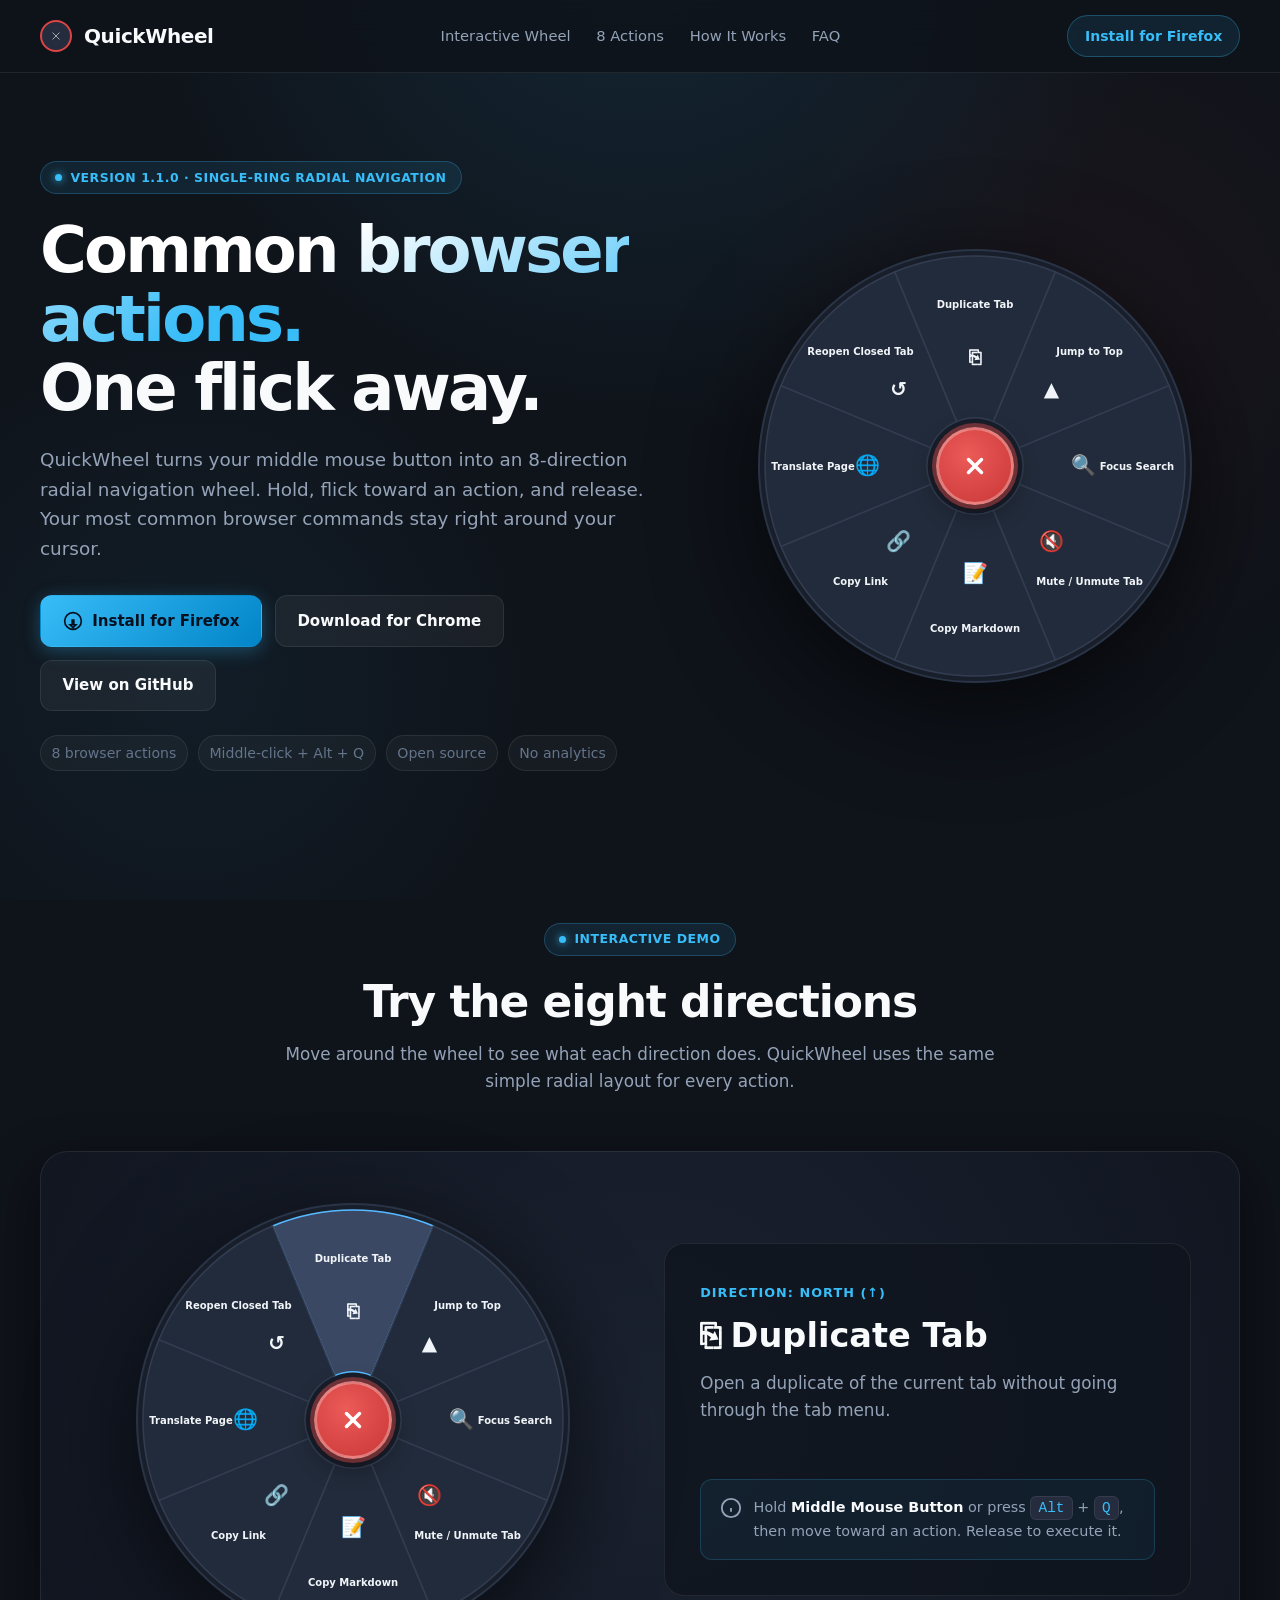
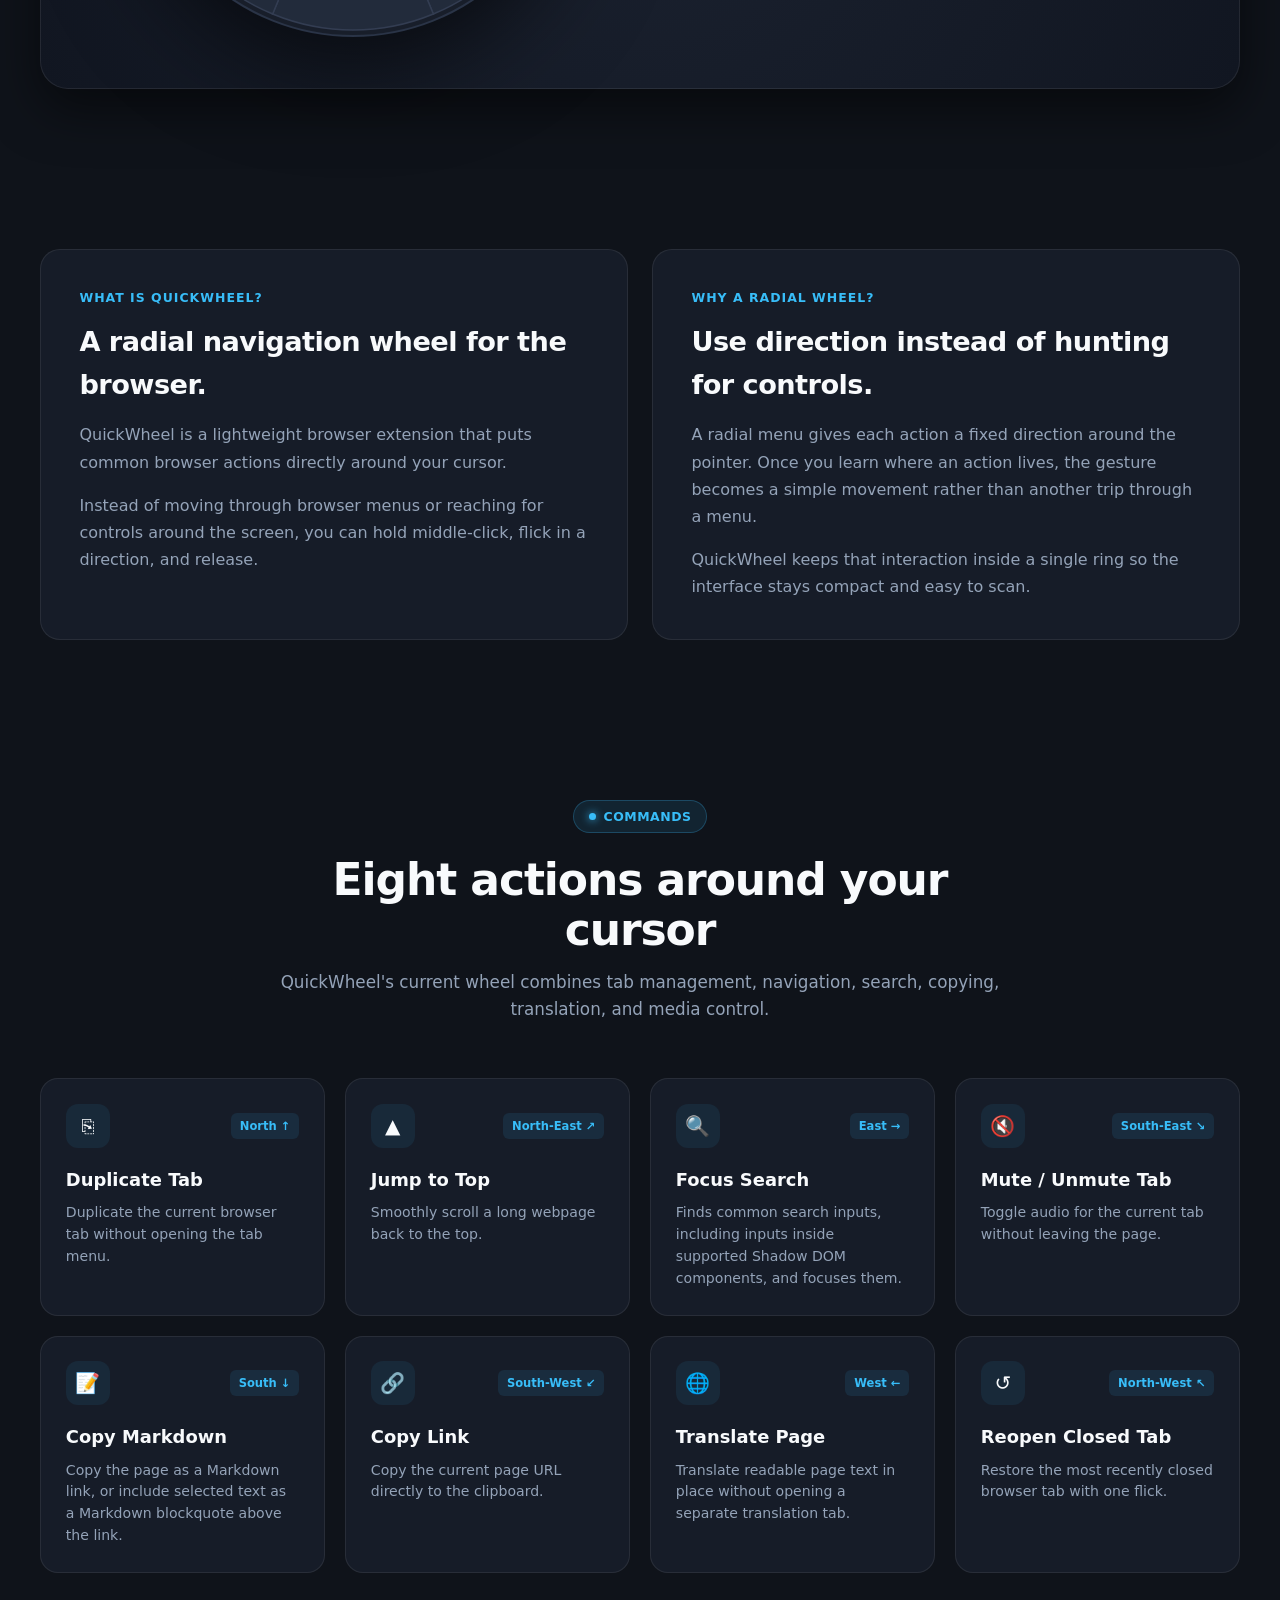
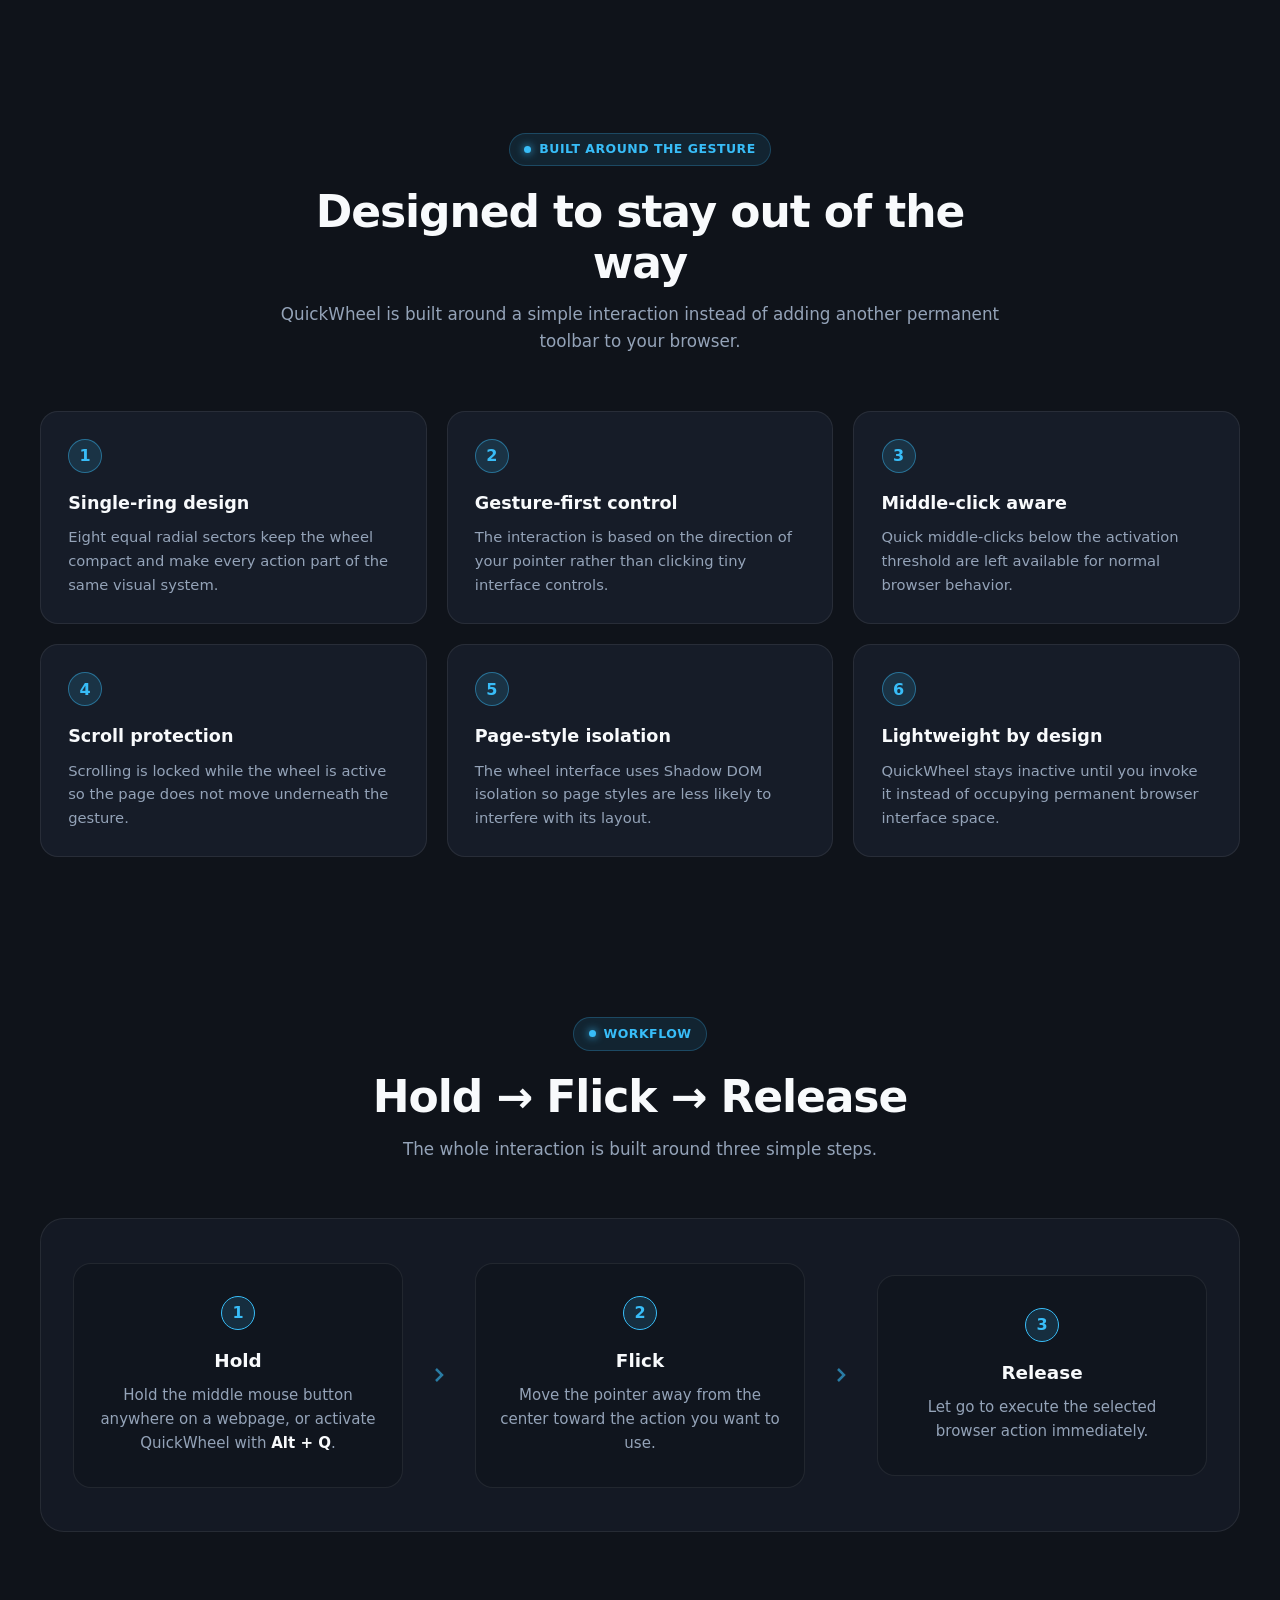
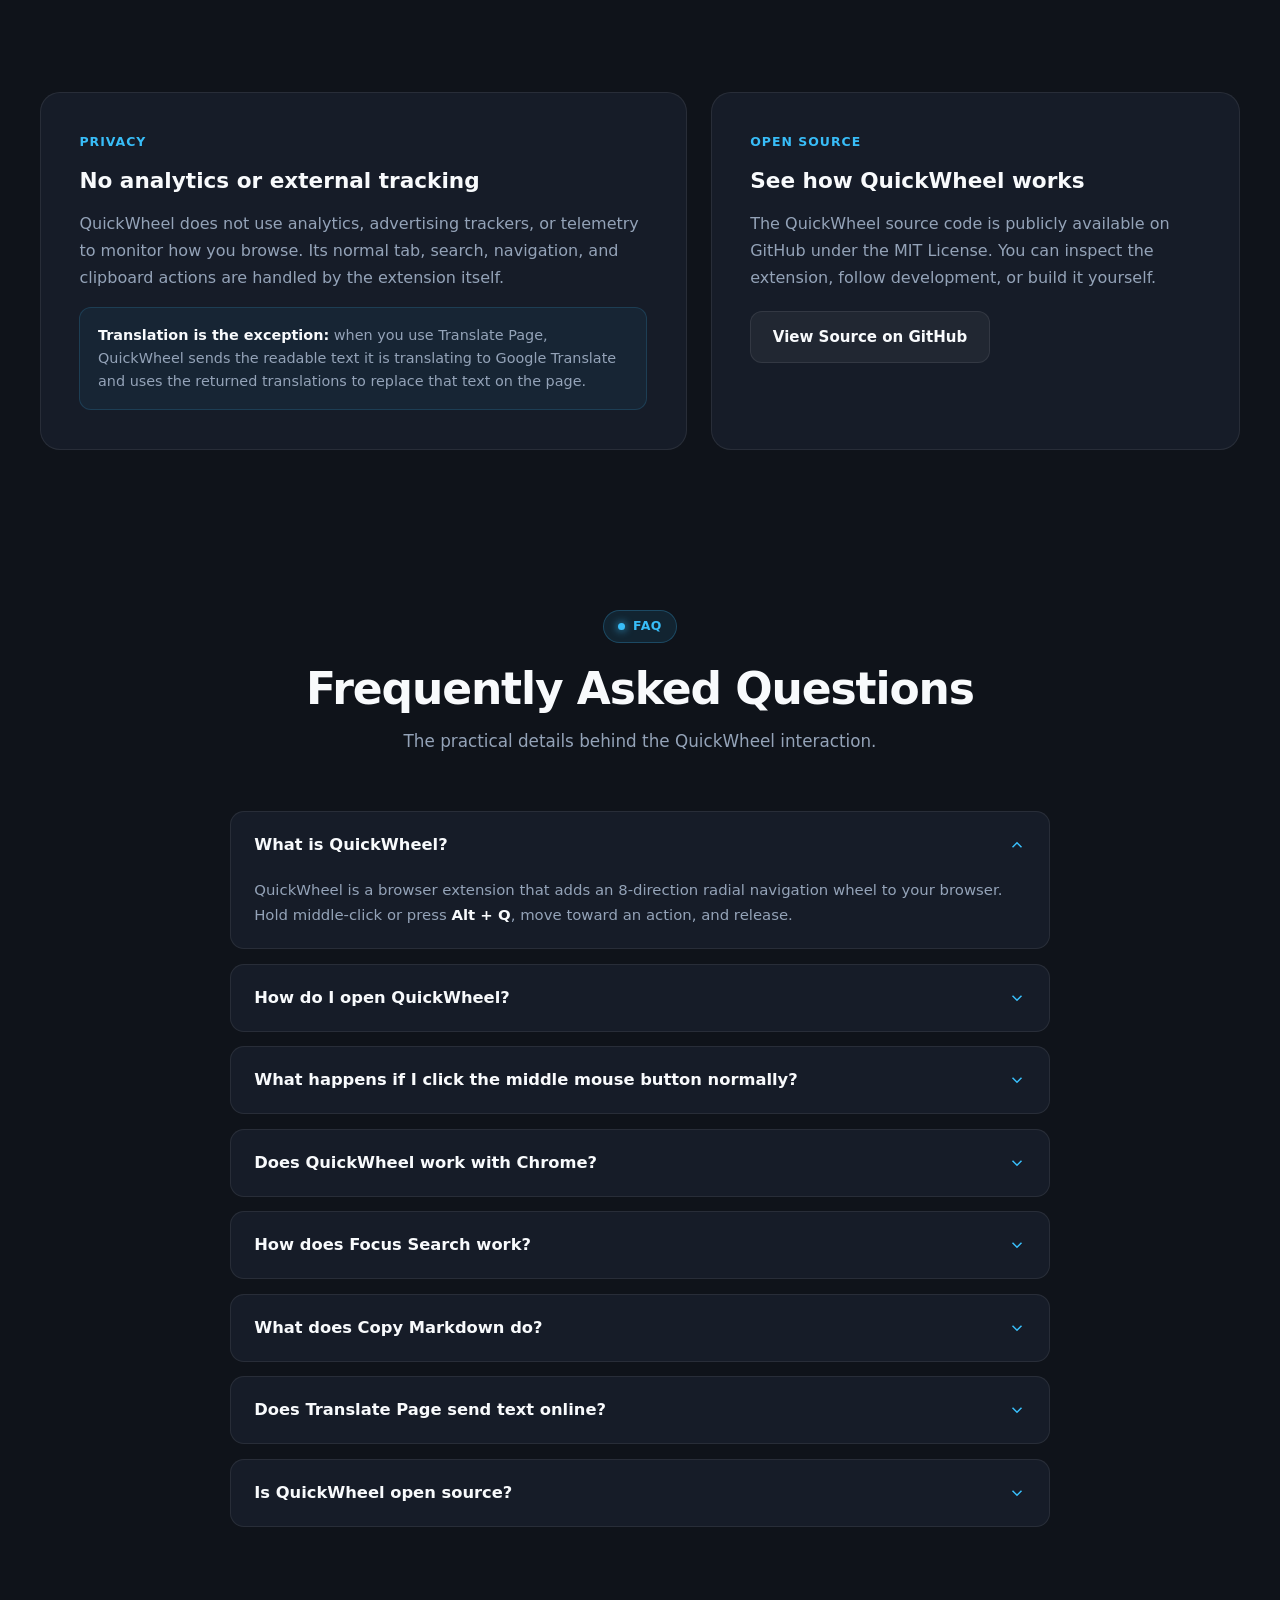
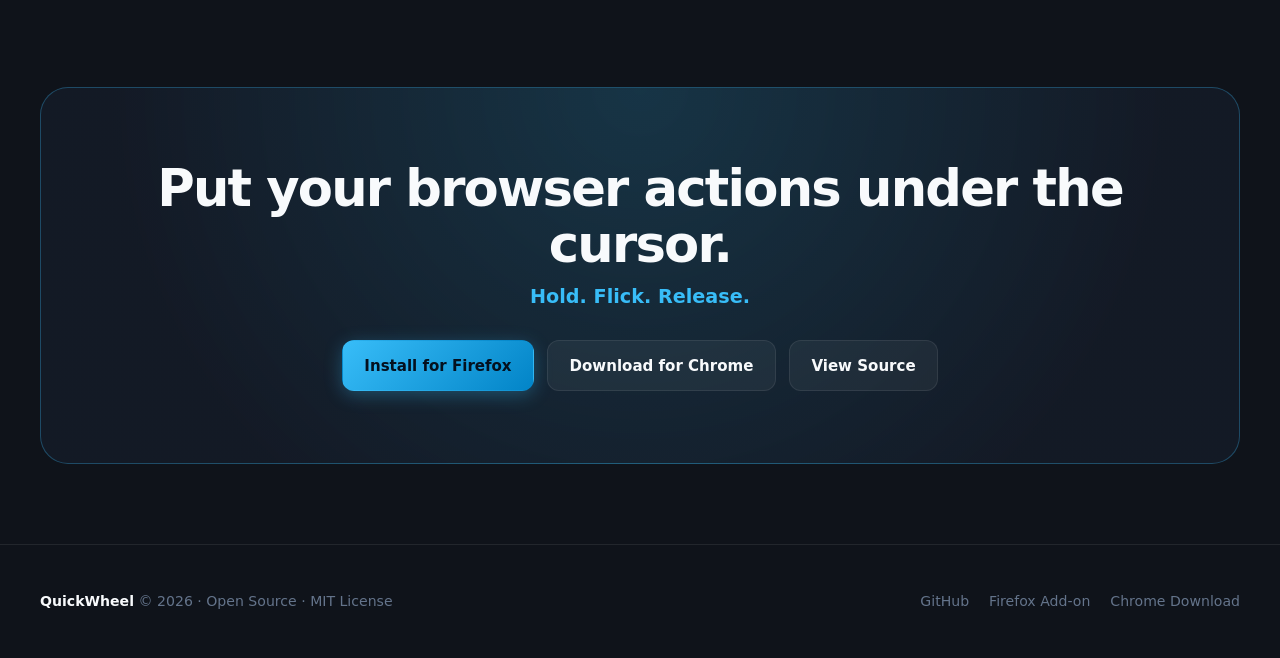
<file: index.html>
<!DOCTYPE html>

<html lang="en">
<head>
  <meta charset="UTF-8" />
  <meta name="viewport" content="width=device-width, initial-scale=1.0" />

  <title>QuickWheel — Radial Navigation Wheel Browser Extension</title>
  <meta
    name="description"
    content="QuickWheel is a lightweight browser extension that turns your middle mouse button into an 8-direction radial navigation wheel for faster browser actions."
  />
  <meta name="author" content="Janis Flury" />
  <link rel="canonical" href="https://fluryjanis.github.io/QuickWheel/" />

  <!-- Open Graph -->

  <meta property="og:type" content="website" />
  <meta property="og:url" content="https://fluryjanis.github.io/QuickWheel/" />
  <meta property="og:site_name" content="QuickWheel" />
  <meta property="og:title" content="QuickWheel — Radial Navigation Wheel Browser Extension" />
  <meta
    property="og:description"
    content="Hold middle-click, flick toward an action, and release. QuickWheel puts eight common browser actions directly around your cursor."
  />

  <!-- Twitter -->

  <meta name="twitter:card" content="summary" />
  <meta name="twitter:title" content="QuickWheel — Radial Navigation Wheel Browser Extension" />
  <meta
    name="twitter:description"
    content="An 8-direction radial navigation wheel for common browser actions."
  />

  <!-- SoftwareApplication Structured Data -->

  <script type="application/ld+json">
  {
    "@context": "https://schema.org",
    "@type": "SoftwareApplication",
    "name": "QuickWheel",
    "description": "A lightweight browser extension that turns your middle mouse button into an 8-direction radial navigation wheel for faster browser actions.",
    "applicationCategory": "BrowserApplication",
    "softwareVersion": "1.1.0",
    "url": "https://fluryjanis.github.io/QuickWheel/",
    "license": "https://opensource.org/licenses/MIT",
    "offers": {
      "@type": "Offer",
      "price": 0,
      "priceCurrency": "USD"
    },
    "sameAs": [
      "https://github.com/fluryjanis/QuickWheel",
      "https://addons.mozilla.org/en-US/firefox/addon/quickwheel/",
      "https://sourceforge.net/projects/quickwheel/"
    ]
  }
  </script>

  <!-- Favicon -->

  <link
    rel="icon"
    href="data:image/svg+xml,<svg xmlns='http://www.w3.org/2000/svg' viewBox='0 0 100 100'><circle cx='50' cy='50' r='46' fill='%231e2533' stroke='%2338bdf8' stroke-width='4'/><circle cx='50' cy='50' r='16' fill='%23dc4545'/><path d='M44 44 L56 56 M56 44 L44 56' stroke='white' stroke-width='3' stroke-linecap='round'/></svg>"
  />

  <style>
    *, *::before, *::after {
      box-sizing: border-box;
      margin: 0;
      padding: 0;
    }

    :root {
      --bg-dark: #0f131a;
      --bg-card: rgba(26, 33, 47, 0.72);
      --bg-card-hover: rgba(36, 46, 65, 0.88);
      --bg-panel: rgba(15, 20, 29, 0.72);

      --border-subtle: rgba(255, 255, 255, 0.08);
      --border-focus: rgba(56, 189, 248, 0.45);

      --wheel-shell: #181e2a;
      --wheel-fill: #222b3b;
      --wheel-fill-hover: #333f56;
      --wheel-stroke: #333d52;

      --wheel-red: #dc4545;
      --wheel-red-dark: #c93636;
      --wheel-red-ring: rgba(239, 83, 80, 0.4);

      --primary: #38bdf8;
      --primary-dark: #0284c7;

      --text-main: #f8fafc;
      --text-muted: #94a3b8;
      --text-subtle: #64748b;

      --font: system-ui, -apple-system, BlinkMacSystemFont, "Segoe UI", Roboto, sans-serif;
    }

    html {
      scroll-behavior: smooth;
      font-family: var(--font);
      background-color: var(--bg-dark);
      color: var(--text-main);
      line-height: 1.6;
      -webkit-font-smoothing: antialiased;
    }

    body {
      overflow-x: hidden;
      background:
        radial-gradient(circle at 50% -10%, rgba(56, 189, 248, 0.12), transparent 45%),
        radial-gradient(circle at 85% 35%, rgba(220, 69, 69, 0.06), transparent 30%),
        radial-gradient(circle at 15% 75%, rgba(56, 189, 248, 0.06), transparent 30%);
      background-attachment: fixed;
    }

    a {
      color: inherit;
      text-decoration: none;
    }

    button {
      font: inherit;
    }

    strong {
      color: var(--text-main);
    }

    code {
      color: var(--primary);
      font-family: ui-monospace, SFMono-Regular, Menlo, Monaco, Consolas, monospace;
      font-size: 0.9em;
    }

    .container {
      width: min(1200px, calc(100% - 3rem));
      margin: 0 auto;
    }

    /* HEADER */
    .nav {
      position: sticky;
      top: 0;
      z-index: 100;
      backdrop-filter: blur(16px);
      background: rgba(15, 19, 26, 0.86);
      border-bottom: 1px solid var(--border-subtle);
    }

    .nav-content {
      display: flex;
      align-items: center;
      justify-content: space-between;
      min-height: 72px;
      gap: 1rem;
    }

    .brand {
      display: flex;
      align-items: center;
      gap: 0.75rem;
      font-size: 1.25rem;
      font-weight: 800;
      letter-spacing: -0.02em;
      white-space: nowrap;
    }

    .brand-icon {
      width: 32px;
      height: 32px;
      border-radius: 50%;
      background: #242c3d;
      border: 2px solid var(--wheel-red);
      display: grid;
      place-items: center;
      flex: 0 0 auto;
    }

    .brand-icon svg {
      width: 14px;
      height: 14px;
      stroke: #fff;
    }

    .nav-links {
      display: flex;
      gap: 1.6rem;
      align-items: center;
    }

    .nav-link {
      font-size: 0.92rem;
      font-weight: 500;
      color: var(--text-muted);
      transition: color 0.2s ease;
    }

    .nav-link:hover,
    .nav-link:focus-visible {
      color: #fff;
    }

    .nav-btn {
      padding: 0.52rem 1.05rem;
      border-radius: 9999px;
      background: rgba(56, 189, 248, 0.1);
      border: 1px solid rgba(56, 189, 248, 0.3);
      color: var(--primary);
      font-size: 0.875rem;
      font-weight: 700;
      transition: all 0.2s ease;
      white-space: nowrap;
    }

    .nav-btn:hover,
    .nav-btn:focus-visible {
      background: var(--primary);
      color: #04101e;
    }

    /* GENERAL */
    section {
      padding: 5rem 0;
    }

    .section-header {
      text-align: center;
      max-width: 720px;
      margin: 0 auto 3.5rem;
    }

    .section-header h2 {
      font-size: clamp(2rem, 3.5vw, 2.75rem);
      font-weight: 800;
      letter-spacing: -0.025em;
      margin-bottom: 0.8rem;
      line-height: 1.15;
    }

    .section-header p {
      color: var(--text-muted);
      font-size: 1.05rem;
    }

    .badge {
      display: inline-flex;
      align-items: center;
      gap: 0.5rem;
      padding: 0.35rem 0.9rem;
      background: rgba(56, 189, 248, 0.1);
      border: 1px solid rgba(56, 189, 248, 0.25);
      border-radius: 9999px;
      font-size: 0.78rem;
      font-weight: 700;
      text-transform: uppercase;
      letter-spacing: 0.04em;
      color: var(--primary);
      margin-bottom: 1.35rem;
    }

    .badge-dot {
      width: 7px;
      height: 7px;
      border-radius: 50%;
      background: var(--primary);
      box-shadow: 0 0 8px var(--primary);
    }

    .eyebrow {
      color: var(--primary);
      font-size: 0.78rem;
      font-weight: 800;
      text-transform: uppercase;
      letter-spacing: 0.08em;
      margin-bottom: 0.75rem;
    }

    .btn {
      display: inline-flex;
      align-items: center;
      justify-content: center;
      gap: 0.6rem;
      min-height: 46px;
      padding: 0.8rem 1.35rem;
      border-radius: 12px;
      font-size: 0.94rem;
      font-weight: 700;
      cursor: pointer;
      transition: all 0.2s ease;
      border: 1px solid transparent;
    }

    .btn-primary {
      background: linear-gradient(135deg, var(--primary), var(--primary-dark));
      color: #04101e;
      box-shadow: 0 4px 18px rgba(56, 189, 248, 0.3);
    }

    .btn-primary:hover,
    .btn-primary:focus-visible {
      transform: translateY(-2px);
      box-shadow: 0 6px 24px rgba(56, 189, 248, 0.5);
    }

    .btn-secondary {
      background: rgba(255, 255, 255, 0.05);
      border-color: var(--border-subtle);
      color: var(--text-main);
    }

    .btn-secondary:hover,
    .btn-secondary:focus-visible {
      background: rgba(255, 255, 255, 0.1);
      transform: translateY(-2px);
    }

    .muted {
      color: var(--text-muted);
    }

    /* HERO */
    .hero {
      padding: 5.5rem 0 4.5rem;
    }

    .hero-grid {
      display: grid;
      grid-template-columns: 1.08fr 0.92fr;
      gap: 3rem;
      align-items: center;
    }

    .hero-title {
      font-size: clamp(2.5rem, 5vw, 4rem);
      line-height: 1.08;
      font-weight: 850;
      letter-spacing: -0.045em;
      margin-bottom: 1.4rem;
      max-width: 760px;
    }

    .gradient-text {
      background: linear-gradient(135deg, #ffffff 35%, #38bdf8 85%);
      -webkit-background-clip: text;
      -webkit-text-fill-color: transparent;
      background-clip: text;
    }

    .hero-subtitle {
      max-width: 620px;
      font-size: 1.15rem;
      color: var(--text-muted);
      margin-bottom: 2rem;
    }

    .hero-cta-group {
      display: flex;
      flex-wrap: wrap;
      gap: 0.8rem;
      margin-bottom: 1.5rem;
    }

    .hero-meta {
      display: flex;
      flex-wrap: wrap;
      gap: 0.65rem;
      color: var(--text-subtle);
      font-size: 0.88rem;
    }

    .meta-pill {
      padding: 0.34rem 0.65rem;
      background: rgba(255, 255, 255, 0.035);
      border: 1px solid var(--border-subtle);
      border-radius: 999px;
    }

    /* WHEEL */
    .wheel-wrapper {
      position: relative;
      width: 440px;
      height: 440px;
      margin: 0 auto;
      user-select: none;
      filter: drop-shadow(0 25px 50px rgba(0, 0, 0, 0.65));
    }

    .wheel-svg-canvas {
      width: 100%;
      height: 100%;
      overflow: visible;
    }

    .wheel-sector-wedge {
      fill: var(--wheel-fill);
      stroke: var(--wheel-stroke);
      stroke-width: 1.5;
      cursor: pointer;
      transition: fill 0.18s ease, stroke 0.18s ease, filter 0.18s ease;
      transform-origin: 220px 220px;
    }

    .wheel-sector-wedge:hover,
    .wheel-sector-wedge.active-wedge {
      fill: var(--wheel-fill-hover);
      stroke: #4ba2ea;
      filter: brightness(1.15);
    }

    .wheel-icon-item {
      pointer-events: none;
    }

    .wheel-icon-item text {
      fill: #f1f5f9;
      font-size: 12px;
      font-weight: 650;
      letter-spacing: 0.01em;
      text-anchor: middle;
      font-family: var(--font);
    }

    .wheel-center-btn {
      position: absolute;
      top: 50%;
      left: 50%;
      width: 78px;
      height: 78px;
      transform: translate(-50%, -50%);
      border-radius: 50%;
      background: radial-gradient(circle at 40% 35%, #eb5b58 0%, var(--wheel-red-dark) 100%);
      border: 3px solid rgba(255, 255, 255, 0.3);
      box-shadow:
        0 0 0 4px var(--wheel-red-ring),
        0 8px 24px rgba(0, 0, 0, 0.4);
      display: grid;
      place-items: center;
      cursor: pointer;
      z-index: 10;
      transition: transform 0.2s ease, box-shadow 0.2s ease;
    }

    .wheel-center-btn:hover,
    .wheel-center-btn:focus-visible {
      transform: translate(-50%, -50%) scale(1.06);
      box-shadow:
        0 0 0 6px var(--wheel-red-ring),
        0 10px 28px rgba(220, 69, 69, 0.5);
    }

    .wheel-center-btn svg {
      width: 26px;
      height: 26px;
      stroke: #fff;
      stroke-width: 3.2;
      stroke-linecap: round;
    }

    /* DEMO */
    .demo-container {
      background: radial-gradient(circle at center, #1b2230 0%, #111621 100%);
      border: 1px solid var(--border-subtle);
      border-radius: 28px;
      padding: 3rem;
      display: grid;
      grid-template-columns: 1fr 1fr;
      gap: 3rem;
      align-items: center;
      box-shadow: 0 20px 50px rgba(0, 0, 0, 0.5);
    }

    .demo-info-panel {
      background: var(--bg-panel);
      border: 1px solid var(--border-subtle);
      border-radius: 20px;
      padding: 2.2rem;
    }

    .demo-badge {
      font-size: 0.8rem;
      font-weight: 800;
      color: var(--primary);
      text-transform: uppercase;
      letter-spacing: 0.08em;
      margin-bottom: 0.8rem;
      display: inline-block;
    }

    .demo-title {
      font-size: 2.1rem;
      font-weight: 800;
      margin-bottom: 0.9rem;
      display: flex;
      align-items: center;
      gap: 0.65rem;
      line-height: 1.15;
    }

    .demo-desc {
      font-size: 1.05rem;
      color: var(--text-muted);
      margin-bottom: 1.7rem;
      line-height: 1.65;
      min-height: 82px;
    }

    .demo-hint-box {
      background: rgba(56, 189, 248, 0.06);
      border: 1px solid rgba(56, 189, 248, 0.2);
      border-radius: 12px;
      padding: 1rem 1.15rem;
      font-size: 0.9rem;
      color: var(--text-muted);
      display: flex;
      align-items: flex-start;
      gap: 0.75rem;
    }

    .demo-hint-box svg {
      flex: 0 0 auto;
      margin-top: 0.1rem;
    }

    .demo-hint-box kbd {
      background: #242c3d;
      border: 1px solid var(--border-subtle);
      border-radius: 6px;
      padding: 0.18rem 0.45rem;
      color: var(--primary);
      font-family: ui-monospace, SFMono-Regular, Menlo, Monaco, Consolas, monospace;
    }

    /* INTRO SPLIT */
    .split-grid {
      display: grid;
      grid-template-columns: repeat(2, 1fr);
      gap: 1.5rem;
    }

    .info-card {
      background: var(--bg-card);
      border: 1px solid var(--border-subtle);
      border-radius: 20px;
      padding: 2.4rem;
    }

    .info-card h2,
    .info-card h3 {
      font-weight: 800;
      letter-spacing: -0.02em;
      margin-bottom: 0.9rem;
    }

    .info-card h2 {
      font-size: 1.7rem;
    }

    .info-card h3 {
      font-size: 1.35rem;
    }

    .info-card p {
      color: var(--text-muted);
      line-height: 1.7;
    }

    .info-card p + p {
      margin-top: 1rem;
    }

    /* ACTIONS */
    .actions-grid {
      display: grid;
      grid-template-columns: repeat(4, 1fr);
      gap: 1.25rem;
    }

    .action-card {
      background: var(--bg-card);
      border: 1px solid var(--border-subtle);
      border-radius: 18px;
      padding: 1.55rem;
      transition: all 0.2s ease;
    }

    .action-card:hover {
      background: var(--bg-card-hover);
      border-color: var(--border-focus);
      transform: translateY(-3px);
    }

    .action-card-header {
      display: flex;
      justify-content: space-between;
      align-items: center;
      gap: 0.75rem;
      margin-bottom: 1.1rem;
    }

    .action-icon-pill {
      width: 44px;
      height: 44px;
      border-radius: 12px;
      background: rgba(56, 189, 248, 0.08);
      display: grid;
      place-items: center;
      font-size: 1.25rem;
      flex: 0 0 auto;
    }

    .action-dir-badge {
      font-size: 0.72rem;
      font-weight: 800;
      color: var(--primary);
      background: rgba(56, 189, 248, 0.1);
      padding: 0.24rem 0.55rem;
      border-radius: 6px;
      white-space: nowrap;
    }

    .action-card h3 {
      font-size: 1.12rem;
      font-weight: 750;
      margin-bottom: 0.5rem;
    }

    .action-card p {
      font-size: 0.88rem;
      color: var(--text-muted);
      line-height: 1.55;
    }

    /* WHY */
    .why-grid {
      display: grid;
      grid-template-columns: repeat(3, 1fr);
      gap: 1.25rem;
    }

    .why-card {
      background: var(--bg-card);
      border: 1px solid var(--border-subtle);
      border-radius: 18px;
      padding: 1.7rem;
    }

    .why-number {
      width: 34px;
      height: 34px;
      display: grid;
      place-items: center;
      border-radius: 50%;
      background: rgba(56, 189, 248, 0.14);
      border: 1px solid rgba(56, 189, 248, 0.45);
      color: var(--primary);
      font-weight: 800;
      margin-bottom: 1rem;
    }

    .why-card h3 {
      font-size: 1.1rem;
      margin-bottom: 0.5rem;
    }

    .why-card p {
      color: var(--text-muted);
      font-size: 0.92rem;
      line-height: 1.6;
    }

    /* STEPS */
    .timeline-steps {
      display: grid;
      grid-template-columns: 1fr 40px 1fr 40px 1fr;
      align-items: center;
      gap: 1rem;
      background: rgba(26, 33, 47, 0.5);
      border: 1px solid var(--border-subtle);
      border-radius: 24px;
      padding: 2.7rem 2rem;
    }

    .step-card {
      background: rgba(15, 20, 29, 0.8);
      border: 1px solid var(--border-subtle);
      border-radius: 18px;
      padding: 2rem 1.5rem;
      text-align: center;
    }

    .step-number {
      display: inline-grid;
      place-items: center;
      width: 34px;
      height: 34px;
      border-radius: 50%;
      background: rgba(56, 189, 248, 0.15);
      border: 1px solid var(--primary);
      color: var(--primary);
      font-weight: 800;
      margin-bottom: 1rem;
    }

    .step-card h3 {
      font-size: 1.15rem;
    }

    .step-card p {
      color: var(--text-muted);
      font-size: 0.94rem;
      line-height: 1.6;
      margin-top: 0.5rem;
    }

    .timeline-arrow {
      display: grid;
      place-items: center;
      color: var(--primary);
      opacity: 0.6;
    }

    /* PRIVACY */
    .privacy-grid {
      display: grid;
      grid-template-columns: 1.1fr 0.9fr;
      gap: 1.5rem;
    }

    .privacy-card {
      background: var(--bg-card);
      border: 1px solid var(--border-subtle);
      border-radius: 20px;
      padding: 2.4rem;
    }

    .privacy-card h3 {
      font-size: 1.35rem;
      margin-bottom: 0.7rem;
    }

    .privacy-card p {
      color: var(--text-muted);
      line-height: 1.7;
    }

    .privacy-note {
      margin-top: 1rem;
      padding: 1rem 1.1rem;
      border-radius: 12px;
      background: rgba(56, 189, 248, 0.06);
      border: 1px solid rgba(56, 189, 248, 0.16);
      color: var(--text-muted);
      font-size: 0.9rem;
    }

    /* FAQ */
    .faq-list {
      max-width: 820px;
      margin: 0 auto;
      display: flex;
      flex-direction: column;
      gap: 0.9rem;
    }

    .faq-item {
      background: var(--bg-card);
      border: 1px solid var(--border-subtle);
      border-radius: 14px;
      overflow: hidden;
    }

    .faq-question {
      width: 100%;
      text-align: left;
      background: none;
      border: none;
      padding: 1.25rem 1.45rem;
      font-size: 1.02rem;
      font-weight: 700;
      color: var(--text-main);
      display: flex;
      justify-content: space-between;
      align-items: center;
      gap: 1rem;
      cursor: pointer;
    }

    .faq-question:hover,
    .faq-question:focus-visible {
      background: rgba(255, 255, 255, 0.025);
    }

    .faq-toggle-icon {
      width: 18px;
      height: 18px;
      stroke: var(--primary);
      transition: transform 0.25s ease;
      flex: 0 0 auto;
    }

    .faq-answer {
      padding: 0 1.45rem 1.25rem;
      font-size: 0.93rem;
      color: var(--text-muted);
      line-height: 1.7;
    }

    .faq-item:not(.open) .faq-answer {
      display: none;
    }

    .faq-item.open .faq-toggle-icon {
      transform: rotate(180deg);
    }

    .faq-answer a {
      color: var(--primary);
      text-decoration: underline;
      text-underline-offset: 2px;
    }

    /* CTA */
    .cta-banner {
      background:
        radial-gradient(circle at 50% 0%, rgba(56, 189, 248, 0.2) 0%, rgba(20, 26, 38, 0.95) 75%);
      border: 1px solid rgba(56, 189, 248, 0.3);
      border-radius: 28px;
      padding: 4.5rem 2rem;
      text-align: center;
    }

    .cta-banner h2 {
      font-size: clamp(2.2rem, 4vw, 3.2rem);
      font-weight: 800;
      line-height: 1.1;
      letter-spacing: -0.035em;
      margin-bottom: 0.6rem;
    }

    .cta-tagline {
      color: var(--primary);
      font-size: 1.2rem;
      font-weight: 700;
      margin-bottom: 1.7rem;
    }

    .cta-buttons {
      display: flex;
      justify-content: center;
      flex-wrap: wrap;
      gap: 0.8rem;
    }

    /* FOOTER */
    footer {
      border-top: 1px solid var(--border-subtle);
      padding: 2.8rem 0;
      color: var(--text-subtle);
      font-size: 0.88rem;
    }

    .footer-content {
      display: flex;
      justify-content: space-between;
      align-items: center;
      flex-wrap: wrap;
      gap: 1rem;
    }

    .footer-links {
      display: flex;
      flex-wrap: wrap;
      gap: 1.25rem;
    }

    .footer-links a:hover,
    .footer-links a:focus-visible {
      color: var(--text-main);
    }

    /* RESPONSIVE */
    @media (max-width: 1050px) {
      .hero-grid {
        grid-template-columns: 1fr;
      }

      .hero-copy {
        text-align: center;
      }

      .hero-subtitle {
        margin-left: auto;
        margin-right: auto;
      }

      .hero-cta-group,
      .hero-meta {
        justify-content: center;
      }

      .demo-container {
        grid-template-columns: 1fr;
      }

      .privacy-grid {
        grid-template-columns: 1fr;
      }

      .actions-grid {
        grid-template-columns: repeat(2, 1fr);
      }

      .why-grid {
        grid-template-columns: repeat(2, 1fr);
      }
    }

    @media (max-width: 960px) {
      .timeline-steps {
        grid-template-columns: 1fr;
      }

      .timeline-arrow {
        transform: rotate(90deg);
        margin: 0 auto;
      }

      .wheel-wrapper {
        width: 340px;
        height: 340px;
      }
    }

    @media (max-width: 760px) {
      .nav-links {
        display: none;
      }

      .split-grid,
      .why-grid {
        grid-template-columns: 1fr;
      }
    }

    @media (max-width: 640px) {
      .container {
        width: min(100% - 1.5rem, 1200px);
      }

      section {
        padding: 4rem 0;
      }

      .hero {
        padding: 4rem 0 3.5rem;
      }

      .actions-grid {
        grid-template-columns: 1fr;
      }

      .demo-container {
        padding: 1.25rem;
      }

      .demo-info-panel,
      .info-card,
      .privacy-card {
        padding: 1.6rem;
      }

      .wheel-wrapper {
        width: 300px;
        height: 300px;
      }

      .wheel-center-btn {
        width: 62px;
        height: 62px;
      }

      .cta-banner {
        padding: 3.5rem 1.25rem;
      }

      .footer-content {
        align-items: flex-start;
        flex-direction: column;
      }
    }

    @media (prefers-reduced-motion: reduce) {
      html {
        scroll-behavior: auto;
      }

      *,
      *::before,
      *::after {
        transition-duration: 0.001ms !important;
        animation-duration: 0.001ms !important;
      }
    }
  </style>

</head>

<body>

  <!-- HEADER -->

  <header class="nav">
    <div class="container nav-content">
      <a href="#" class="brand" aria-label="QuickWheel Home">
        <div class="brand-icon" aria-hidden="true">
          <svg viewBox="0 0 24 24" fill="none">
            <line x1="6" y1="6" x2="18" y2="18"></line>
            <line x1="18" y1="6" x2="6" y2="18"></line>
          </svg>
        </div>
        <span>QuickWheel</span>
      </a>


  <nav class="nav-links" aria-label="Primary navigation">
    <a href="#demo" class="nav-link">Interactive Wheel</a>
    <a href="#actions" class="nav-link">8 Actions</a>
    <a href="#how-it-works" class="nav-link">How It Works</a>
    <a href="#faq" class="nav-link">FAQ</a>
  </nav>

  <a
    href="https://addons.mozilla.org/en-US/firefox/addon/quickwheel/"
    target="_blank"
    rel="noopener noreferrer"
    class="nav-btn"
  >
    Install for Firefox
  </a>
</div>


  </header>

  <main>


<!-- HERO -->
<section class="hero">
  <div class="container hero-grid">
    <div class="hero-copy">
      <div class="badge">
        <span class="badge-dot"></span>
        Version 1.1.0 · Single-Ring Radial Navigation
      </div>

      <h1 class="hero-title">
        <span class="gradient-text">Common browser actions.</span><br />
        One flick away.
      </h1>

      <p class="hero-subtitle">
        QuickWheel turns your middle mouse button into an 8-direction
        radial navigation wheel. Hold, flick toward an action, and release.
        Your most common browser commands stay right around your cursor.
      </p>

      <div class="hero-cta-group">
        <a
          href="https://addons.mozilla.org/en-US/firefox/addon/quickwheel/"
          target="_blank"
          rel="noopener noreferrer"
          class="btn btn-primary"
        >
          <svg width="20" height="20" viewBox="0 0 24 24" fill="none" stroke="currentColor" stroke-width="2">
            <path d="M12 2a10 10 0 1 0 10 10A10 10 0 0 0 12 2zm1 14.5V11h-2v5.5H8.5L12 20l3.5-3.5z"></path>
          </svg>
          Install for Firefox
        </a>

        <a
          href="https://sourceforge.net/projects/quickwheel/"
          target="_blank"
          rel="noopener noreferrer"
          class="btn btn-secondary"
        >
          Download for Chrome
        </a>

        <a
          href="https://github.com/fluryjanis/QuickWheel"
          target="_blank"
          rel="noopener noreferrer"
          class="btn btn-secondary"
        >
          View on GitHub
        </a>
      </div>

      <div class="hero-meta" aria-label="QuickWheel highlights">
        <span class="meta-pill">8 browser actions</span>
        <span class="meta-pill">Middle-click + Alt + Q</span>
        <span class="meta-pill">Open source</span>
        <span class="meta-pill">No analytics</span>
      </div>
    </div>

    <!-- HERO WHEEL -->
    <div>
      <div class="wheel-wrapper" id="heroWheel" aria-hidden="true">
        <svg
          class="wheel-svg-canvas"
          viewBox="0 0 440 440"
          id="heroWheelSvg"
        >
          <circle
            cx="220"
            cy="220"
            r="216"
            fill="#181e2a"
            stroke="#2a3447"
            stroke-width="2"
          />
          <g id="heroWheelSlices"></g>
        </svg>

        <div class="wheel-center-btn" title="Close Wheel">
          <svg viewBox="0 0 24 24" fill="none">
            <line x1="6" y1="6" x2="18" y2="18"></line>
            <line x1="18" y1="6" x2="6" y2="18"></line>
          </svg>
        </div>
      </div>
    </div>
  </div>
</section>

<!-- INTERACTIVE DEMO -->
<section id="demo">
  <div class="container">
    <div class="section-header">
      <div class="badge">
        <span class="badge-dot"></span>
        Interactive Demo
      </div>
      <h2>Try the eight directions</h2>
      <p>
        Move around the wheel to see what each direction does.
        QuickWheel uses the same simple radial layout for every action.
      </p>
    </div>

    <div class="demo-container">
      <div
        class="wheel-wrapper"
        id="interactiveWheel"
        aria-label="Interactive QuickWheel demonstration"
        role="img"
      >
        <svg
          class="wheel-svg-canvas"
          viewBox="0 0 440 440"
          id="interactiveWheelSvg"
        >
          <circle
            cx="220"
            cy="220"
            r="216"
            fill="#181e2a"
            stroke="#2a3447"
            stroke-width="2"
          />
          <g id="interactiveWheelSlices"></g>
        </svg>

        <button
          class="wheel-center-btn"
          id="interactiveCenterBtn"
          type="button"
          aria-label="Close wheel"
          title="Close Wheel"
        >
          <svg viewBox="0 0 24 24" fill="none" aria-hidden="true">
            <line x1="6" y1="6" x2="18" y2="18"></line>
            <line x1="18" y1="6" x2="6" y2="18"></line>
          </svg>
        </button>
      </div>

      <div class="demo-info-panel">
        <span class="demo-badge" id="demoDir">DIRECTION: NORTH (↑)</span>

        <div class="demo-title" id="demoTitle">
          <span aria-hidden="true">⎘</span>
          Duplicate Tab
        </div>

        <p class="demo-desc" id="demoDesc">
          Open a duplicate of the current tab without going through the
          tab menu.
        </p>

        <div class="demo-hint-box">
          <svg
            width="22"
            height="22"
            viewBox="0 0 24 24"
            fill="none"
            stroke="currentColor"
            stroke-width="2"
            aria-hidden="true"
          >
            <circle cx="12" cy="12" r="10"></circle>
            <line x1="12" y1="16" x2="12" y2="12"></line>
            <line x1="12" y1="8" x2="12.01" y2="8"></line>
          </svg>

          <span>
            Hold <strong>Middle Mouse Button</strong> or press
            <kbd>Alt</kbd> + <kbd>Q</kbd>, then move toward an action.
            Release to execute it.
          </span>
        </div>
      </div>
    </div>
  </div>
</section>

<!-- WHAT IS QUICKWHEEL -->
<section>
  <div class="container split-grid">
    <article class="info-card">
      <div class="eyebrow">What is QuickWheel?</div>

      <h2>A radial navigation wheel for the browser.</h2>

      <p>
        QuickWheel is a lightweight browser extension that puts common
        browser actions directly around your cursor.
      </p>

      <p>
        Instead of moving through browser menus or reaching for controls
        around the screen, you can hold middle-click, flick in a direction,
        and release.
      </p>
    </article>

    <article class="info-card">
      <div class="eyebrow">Why a radial wheel?</div>

      <h2>Use direction instead of hunting for controls.</h2>

      <p>
        A radial menu gives each action a fixed direction around the
        pointer. Once you learn where an action lives, the gesture becomes
        a simple movement rather than another trip through a menu.
      </p>

      <p>
        QuickWheel keeps that interaction inside a single ring so the
        interface stays compact and easy to scan.
      </p>
    </article>
  </div>
</section>

<!-- 8 ACTIONS -->
<section id="actions">
  <div class="container">
    <div class="section-header">
      <div class="badge">
        <span class="badge-dot"></span>
        Commands
      </div>

      <h2>Eight actions around your cursor</h2>

      <p>
        QuickWheel's current wheel combines tab management, navigation,
        search, copying, translation, and media control.
      </p>
    </div>

    <div class="actions-grid">

      <article class="action-card">
        <div class="action-card-header">
          <div class="action-icon-pill">⎘</div>
          <span class="action-dir-badge">North ↑</span>
        </div>
        <h3>Duplicate Tab</h3>
        <p>
          Duplicate the current browser tab without opening the tab menu.
        </p>
      </article>

      <article class="action-card">
        <div class="action-card-header">
          <div class="action-icon-pill">▲</div>
          <span class="action-dir-badge">North-East ↗</span>
        </div>
        <h3>Jump to Top</h3>
        <p>
          Smoothly scroll a long webpage back to the top.
        </p>
      </article>

      <article class="action-card">
        <div class="action-card-header">
          <div class="action-icon-pill">🔍</div>
          <span class="action-dir-badge">East →</span>
        </div>
        <h3>Focus Search</h3>
        <p>
          Finds common search inputs, including inputs inside supported
          Shadow DOM components, and focuses them.
        </p>
      </article>

      <article class="action-card">
        <div class="action-card-header">
          <div class="action-icon-pill">🔇</div>
          <span class="action-dir-badge">South-East ↘</span>
        </div>
        <h3>Mute / Unmute Tab</h3>
        <p>
          Toggle audio for the current tab without leaving the page.
        </p>
      </article>

      <article class="action-card">
        <div class="action-card-header">
          <div class="action-icon-pill">📝</div>
          <span class="action-dir-badge">South ↓</span>
        </div>
        <h3>Copy Markdown</h3>
        <p>
          Copy the page as a Markdown link, or include selected text as a
          Markdown blockquote above the link.
        </p>
      </article>

      <article class="action-card">
        <div class="action-card-header">
          <div class="action-icon-pill">🔗</div>
          <span class="action-dir-badge">South-West ↙</span>
        </div>
        <h3>Copy Link</h3>
        <p>
          Copy the current page URL directly to the clipboard.
        </p>
      </article>

      <article class="action-card">
        <div class="action-card-header">
          <div class="action-icon-pill">🌐</div>
          <span class="action-dir-badge">West ←</span>
        </div>
        <h3>Translate Page</h3>
        <p>
          Translate readable page text in place without opening a separate
          translation tab.
        </p>
      </article>

      <article class="action-card">
        <div class="action-card-header">
          <div class="action-icon-pill">↺</div>
          <span class="action-dir-badge">North-West ↖</span>
        </div>
        <h3>Reopen Closed Tab</h3>
        <p>
          Restore the most recently closed browser tab with one flick.
        </p>
      </article>

    </div>
  </div>
</section>

<!-- WHY QUICKWHEEL -->
<section>
  <div class="container">
    <div class="section-header">
      <div class="badge">
        <span class="badge-dot"></span>
        Built Around the Gesture
      </div>

      <h2>Designed to stay out of the way</h2>

      <p>
        QuickWheel is built around a simple interaction instead of adding
        another permanent toolbar to your browser.
      </p>
    </div>

    <div class="why-grid">

      <article class="why-card">
        <div class="why-number">1</div>
        <h3>Single-ring design</h3>
        <p>
          Eight equal radial sectors keep the wheel compact and make every
          action part of the same visual system.
        </p>
      </article>

      <article class="why-card">
        <div class="why-number">2</div>
        <h3>Gesture-first control</h3>
        <p>
          The interaction is based on the direction of your pointer rather
          than clicking tiny interface controls.
        </p>
      </article>

      <article class="why-card">
        <div class="why-number">3</div>
        <h3>Middle-click aware</h3>
        <p>
          Quick middle-clicks below the activation threshold are left
          available for normal browser behavior.
        </p>
      </article>

      <article class="why-card">
        <div class="why-number">4</div>
        <h3>Scroll protection</h3>
        <p>
          Scrolling is locked while the wheel is active so the page does
          not move underneath the gesture.
        </p>
      </article>

      <article class="why-card">
        <div class="why-number">5</div>
        <h3>Page-style isolation</h3>
        <p>
          The wheel interface uses Shadow DOM isolation so page styles are
          less likely to interfere with its layout.
        </p>
      </article>

      <article class="why-card">
        <div class="why-number">6</div>
        <h3>Lightweight by design</h3>
        <p>
          QuickWheel stays inactive until you invoke it instead of
          occupying permanent browser interface space.
        </p>
      </article>

    </div>
  </div>
</section>

<!-- HOW IT WORKS -->
<section id="how-it-works">
  <div class="container">
    <div class="section-header">
      <div class="badge">
        <span class="badge-dot"></span>
        Workflow
      </div>

      <h2>Hold → Flick → Release</h2>

      <p>
        The whole interaction is built around three simple steps.
      </p>
    </div>

    <div class="timeline-steps">

      <article class="step-card">
        <span class="step-number">1</span>
        <h3>Hold</h3>
        <p>
          Hold the middle mouse button anywhere on a webpage,
          or activate QuickWheel with <strong>Alt + Q</strong>.
        </p>
      </article>

      <div class="timeline-arrow" aria-hidden="true">
        <svg width="24" height="24" viewBox="0 0 24 24" fill="none" stroke="currentColor" stroke-width="2.5">
          <polyline points="9 18 15 12 9 6"></polyline>
        </svg>
      </div>

      <article class="step-card">
        <span class="step-number">2</span>
        <h3>Flick</h3>
        <p>
          Move the pointer away from the center toward the action you want
          to use.
        </p>
      </article>

      <div class="timeline-arrow" aria-hidden="true">
        <svg width="24" height="24" viewBox="0 0 24 24" fill="none" stroke="currentColor" stroke-width="2.5">
          <polyline points="9 18 15 12 9 6"></polyline>
        </svg>
      </div>

      <article class="step-card">
        <span class="step-number">3</span>
        <h3>Release</h3>
        <p>
          Let go to execute the selected browser action immediately.
        </p>
      </article>

    </div>
  </div>
</section>

<!-- PRIVACY -->
<section>
  <div class="container privacy-grid">

    <article class="privacy-card">
      <div class="eyebrow">Privacy</div>

      <h3>No analytics or external tracking</h3>

      <p>
        QuickWheel does not use analytics, advertising trackers, or
        telemetry to monitor how you browse. Its normal tab, search,
        navigation, and clipboard actions are handled by the extension
        itself.
      </p>

      <div class="privacy-note">
        <strong>Translation is the exception:</strong>
        when you use Translate Page, QuickWheel sends the readable text it
        is translating to Google Translate and uses the returned
        translations to replace that text on the page.
      </div>
    </article>

    <article class="privacy-card">
      <div class="eyebrow">Open Source</div>

      <h3>See how QuickWheel works</h3>

      <p>
        The QuickWheel source code is publicly available on GitHub under
        the MIT License. You can inspect the extension, follow development,
        or build it yourself.
      </p>

      <div style="margin-top:1.25rem;">
        <a
          href="https://github.com/fluryjanis/QuickWheel"
          target="_blank"
          rel="noopener noreferrer"
          class="btn btn-secondary"
        >
          View Source on GitHub
        </a>
      </div>
    </article>

  </div>
</section>

<!-- FAQ -->
<section id="faq">
  <div class="container">

    <div class="section-header">
      <div class="badge">
        <span class="badge-dot"></span>
        FAQ
      </div>

      <h2>Frequently Asked Questions</h2>

      <p>
        The practical details behind the QuickWheel interaction.
      </p>
    </div>

    <div class="faq-list">

      <div class="faq-item open">
        <button
          class="faq-question"
          type="button"
          aria-expanded="true"
          aria-controls="faq-answer-1"
        >
          <span>What is QuickWheel?</span>

          <svg class="faq-toggle-icon" viewBox="0 0 24 24" fill="none" stroke="currentColor" stroke-width="2" aria-hidden="true">
            <polyline points="6 9 12 15 18 9"></polyline>
          </svg>
        </button>

        <div class="faq-answer" id="faq-answer-1">
          QuickWheel is a browser extension that adds an 8-direction radial
          navigation wheel to your browser. Hold middle-click or press
          <strong>Alt + Q</strong>, move toward an action, and release.
        </div>
      </div>

      <div class="faq-item">
        <button
          class="faq-question"
          type="button"
          aria-expanded="false"
          aria-controls="faq-answer-2"
        >
          <span>How do I open QuickWheel?</span>

          <svg class="faq-toggle-icon" viewBox="0 0 24 24" fill="none" stroke="currentColor" stroke-width="2" aria-hidden="true">
            <polyline points="6 9 12 15 18 9"></polyline>
          </svg>
        </button>

        <div class="faq-answer" id="faq-answer-2">
          Hold the middle mouse button on a webpage or use
          <strong>Alt + Q</strong>. With the mouse trigger, QuickWheel waits
          for a 150 ms hold before opening the wheel.
        </div>
      </div>

      <div class="faq-item">
        <button
          class="faq-question"
          type="button"
          aria-expanded="false"
          aria-controls="faq-answer-3"
        >
          <span>What happens if I click the middle mouse button normally?</span>

          <svg class="faq-toggle-icon" viewBox="0 0 24 24" fill="none" stroke="currentColor" stroke-width="2" aria-hidden="true">
            <polyline points="6 9 12 15 18 9"></polyline>
          </svg>
        </button>

        <div class="faq-answer" id="faq-answer-3">
          Quick middle-clicks below QuickWheel's hold threshold are not
          treated as wheel gestures, allowing normal browser middle-click
          behavior such as autoscroll to remain available.
        </div>
      </div>

      <div class="faq-item">
        <button
          class="faq-question"
          type="button"
          aria-expanded="false"
          aria-controls="faq-answer-4"
        >
          <span>Does QuickWheel work with Chrome?</span>

          <svg class="faq-toggle-icon" viewBox="0 0 24 24" fill="none" stroke="currentColor" stroke-width="2" aria-hidden="true">
            <polyline points="6 9 12 15 18 9"></polyline>
          </svg>
        </button>

        <div class="faq-answer" id="faq-answer-4">
          Yes. A Chrome package is available through
          <a
            href="https://sourceforge.net/projects/quickwheel/"
            target="_blank"
            rel="noopener noreferrer"
          >
            SourceForge
          </a>.
        </div>
      </div>

      <div class="faq-item">
        <button
          class="faq-question"
          type="button"
          aria-expanded="false"
          aria-controls="faq-answer-5"
        >
          <span>How does Focus Search work?</span>

          <svg class="faq-toggle-icon" viewBox="0 0 24 24" fill="none" stroke="currentColor" stroke-width="2" aria-hidden="true">
            <polyline points="6 9 12 15 18 9"></polyline>
          </svg>
        </button>

        <div class="faq-answer" id="faq-answer-5">
          QuickWheel looks for common search inputs and can inspect supported
          Shadow DOM components. On sites that expose keyboard search
          shortcuts, it can also trigger the slash-search behavior.
        </div>
      </div>

      <div class="faq-item">
        <button
          class="faq-question"
          type="button"
          aria-expanded="false"
          aria-controls="faq-answer-6"
        >
          <span>What does Copy Markdown do?</span>

          <svg class="faq-toggle-icon" viewBox="0 0 24 24" fill="none" stroke="currentColor" stroke-width="2" aria-hidden="true">
            <polyline points="6 9 12 15 18 9"></polyline>
          </svg>
        </button>

        <div class="faq-answer" id="faq-answer-6">
          With no selection, it copies the page title and URL as a Markdown
          link. When text is selected, the selection is copied as a
          Markdown blockquote followed by the page link.
        </div>
      </div>

      <div class="faq-item">
        <button
          class="faq-question"
          type="button"
          aria-expanded="false"
          aria-controls="faq-answer-7"
        >
          <span>Does Translate Page send text online?</span>

          <svg class="faq-toggle-icon" viewBox="0 0 24 24" fill="none" stroke="currentColor" stroke-width="2" aria-hidden="true">
            <polyline points="6 9 12 15 18 9"></polyline>
          </svg>
        </button>

        <div class="faq-answer" id="faq-answer-7">
          Yes. QuickWheel's translation feature sends readable page text to
          Google Translate so it can return translated text. The other
          QuickWheel actions do not use that translation service.
        </div>
      </div>

      <div class="faq-item">
        <button
          class="faq-question"
          type="button"
          aria-expanded="false"
          aria-controls="faq-answer-8"
        >
          <span>Is QuickWheel open source?</span>

          <svg class="faq-toggle-icon" viewBox="0 0 24 24" fill="none" stroke="currentColor" stroke-width="2" aria-hidden="true">
            <polyline points="6 9 12 15 18 9"></polyline>
          </svg>
        </button>

        <div class="faq-answer" id="faq-answer-8">
          Yes. The source code is publicly available on
          <a
            href="https://github.com/fluryjanis/QuickWheel"
            target="_blank"
            rel="noopener noreferrer"
          >
            GitHub
          </a>
          under the MIT License.
        </div>
      </div>

    </div>
  </div>
</section>

<!-- CTA -->
<section>
  <div class="container">
    <div class="cta-banner">
      <h2>Put your browser actions under the cursor.</h2>

      <div class="cta-tagline">
        Hold. Flick. Release.
      </div>

      <div class="cta-buttons">
        <a
          href="https://addons.mozilla.org/en-US/firefox/addon/quickwheel/"
          target="_blank"
          rel="noopener noreferrer"
          class="btn btn-primary"
        >
          Install for Firefox
        </a>

        <a
          href="https://sourceforge.net/projects/quickwheel/"
          target="_blank"
          rel="noopener noreferrer"
          class="btn btn-secondary"
        >
          Download for Chrome
        </a>

        <a
          href="https://github.com/fluryjanis/QuickWheel"
          target="_blank"
          rel="noopener noreferrer"
          class="btn btn-secondary"
        >
          View Source
        </a>
      </div>
    </div>
  </div>
</section>


  </main>

  <!-- FOOTER -->

  <footer>
    <div class="container footer-content">
      <div>
        <strong>QuickWheel</strong>
        &copy; 2026 · Open Source · MIT License
      </div>


  <div class="footer-links">
    <a
      href="https://github.com/fluryjanis/QuickWheel"
      target="_blank"
      rel="noopener noreferrer"
    >
      GitHub
    </a>

    <a
      href="https://addons.mozilla.org/en-US/firefox/addon/quickwheel/"
      target="_blank"
      rel="noopener noreferrer"
    >
      Firefox Add-on
    </a>

    <a
      href="https://sourceforge.net/projects/quickwheel/"
      target="_blank"
      rel="noopener noreferrer"
    >
      Chrome Download
    </a>
  </div>
</div>


  </footer>

    <!-- INTERACTION SCRIPT -->

  <script>
    (function () {
      "use strict";

      const actions = [
        {
          name: "Duplicate Tab",
          dir: "NORTH (↑)",
          icon: "⎘",
          desc: "Open a duplicate of the current tab without going through the tab menu.",
          startAngle: -22.5,
          endAngle: 22.5,
          midAngle: 0
        },
        {
          name: "Jump to Top",
          dir: "NORTH-EAST (↗)",
          icon: "▲",
          desc: "Smoothly scroll a long webpage back to the top.",
          startAngle: 22.5,
          endAngle: 67.5,
          midAngle: 45
        },
        {
          name: "Focus Search",
          dir: "EAST (→)",
          icon: "🔍",
          desc: "Find and focus a compatible search input on the current page.",
          startAngle: 67.5,
          endAngle: 112.5,
          midAngle: 90
        },
        {
          name: "Mute / Unmute Tab",
          dir: "SOUTH-EAST (↘)",
          icon: "🔇",
          desc: "Toggle audio for the current browser tab.",
          startAngle: 112.5,
          endAngle: 157.5,
          midAngle: 135
        },
        {
          name: "Copy Markdown",
          dir: "SOUTH (↓)",
          icon: "📝",
          desc: "Copy the page as a Markdown link, including selected text as a blockquote when applicable.",
          startAngle: 157.5,
          endAngle: 202.5,
          midAngle: 180
        },
        {
          name: "Copy Link",
          dir: "SOUTH-WEST (↙)",
          icon: "🔗",
          desc: "Copy the current page URL directly to the clipboard.",
          startAngle: 202.5,
          endAngle: 247.5,
          midAngle: 225
        },
        {
          name: "Translate Page",
          dir: "WEST (←)",
          icon: "🌐",
          desc: "Translate readable page text in place without opening a separate translation tab.",
          startAngle: 247.5,
          endAngle: 292.5,
          midAngle: 270
        },
        {
          name: "Reopen Closed Tab",
          dir: "NORTH-WEST (↖)",
          icon: "↺",
          desc: "Restore the most recently closed browser tab.",
          startAngle: 292.5,
          endAngle: 337.5,
          midAngle: 315
        }
      ];

      function polarToCartesian(cx, cy, r, angleInDegrees) {
        const radians = (angleInDegrees - 90) * Math.PI / 180;

        return {
          x: cx + (r * Math.cos(radians)),
          y: cy + (r * Math.sin(radians))
        };
      }

      function describeDonutSegment(
        cx,
        cy,
        innerR,
        outerR,
        startAngle,
        endAngle
      ) {
        const p1 = polarToCartesian(cx, cy, outerR, startAngle);
        const p2 = polarToCartesian(cx, cy, outerR, endAngle);
        const p3 = polarToCartesian(cx, cy, innerR, endAngle);
        const p4 = polarToCartesian(cx, cy, innerR, startAngle);

        return [
          "M", p1.x, p1.y,
          "A", outerR, outerR, 0, 0, 1, p2.x, p2.y,
          "L", p3.x, p3.y,
          "A", innerR, innerR, 0, 0, 0, p4.x, p4.y,
          "Z"
        ].join(" ");
      }

      function buildWheelSlices(containerId, isInteractive) {
        const group = document.getElementById(containerId);

        if (!group) {
          return;
        }

        const cx = 220;
        const cy = 220;
        const innerR = 48;
        const outerR = 210;

        /*
          Icon and label are intentionally separated.

          The icon sits closer to the center.
          The label sits farther toward the outside edge.
        */
        const iconR = 108;
        const textR = 162;

        actions.forEach((action, index) => {
          /* WEDGE */
          const path = document.createElementNS(
            "http://www.w3.org/2000/svg",
            "path"
          );

          path.setAttribute(
            "d",
            describeDonutSegment(
              cx,
              cy,
              innerR,
              outerR,
              action.startAngle,
              action.endAngle
            )
          );

          path.setAttribute(
            "class",
            "wheel-sector-wedge" +
              (index === 0 && isInteractive ? " active-wedge" : "")
          );

          path.setAttribute("data-index", index);

          group.appendChild(path);

/* ICON */
const iconPosition = polarToCartesian(
  cx,
  cy,
  iconR,
  action.midAngle
);

const iconText = document.createElementNS(
  "http://www.w3.org/2000/svg",
  "text"
);

iconText.setAttribute("x", iconPosition.x);
iconText.setAttribute("y", iconPosition.y + 6);
iconText.setAttribute("font-size", "20");
iconText.setAttribute("font-weight", "700");
iconText.setAttribute("text-anchor", "middle");
iconText.setAttribute("fill", "#f1f5f9");
iconText.setAttribute("font-family", "system-ui, sans-serif");
iconText.textContent = action.icon;

group.appendChild(iconText);

          /* LABEL */
          const textPosition = polarToCartesian(
            cx,
            cy,
            textR,
            action.midAngle
          );

          const labelText = document.createElementNS(
            "http://www.w3.org/2000/svg",
            "text"
          );

          labelText.setAttribute("x", textPosition.x);
          labelText.setAttribute("y", textPosition.y + 4);
          labelText.setAttribute("font-size", "10");
          labelText.setAttribute("font-weight", "650");
          labelText.setAttribute("text-anchor", "middle");
          labelText.setAttribute("fill", "#f1f5f9");
          labelText.setAttribute(
            "font-family",
            "system-ui, sans-serif"
          );

          labelText.textContent = action.name;

          group.appendChild(labelText);
        });
      }

      /* BUILD BOTH WHEELS */
      buildWheelSlices("heroWheelSlices", false);
      buildWheelSlices("interactiveWheelSlices", true);

      /* DEMO ELEMENTS */
      const demoTitle = document.getElementById("demoTitle");
      const demoDesc = document.getElementById("demoDesc");
      const demoDir = document.getElementById("demoDir");
      const interactiveWheel =
        document.getElementById("interactiveWheel");
      const interactiveCenterBtn =
        document.getElementById("interactiveCenterBtn");

      function updateActiveAction(index) {
        const wedges = document.querySelectorAll(
          "#interactiveWheelSlices .wheel-sector-wedge"
        );

        wedges.forEach((wedge, wedgeIndex) => {
          wedge.classList.toggle(
            "active-wedge",
            wedgeIndex === index
          );
        });

        const action = actions[index];

        demoTitle.innerHTML =
          '<span aria-hidden="true" style="font-size:1.8rem">' +
          action.icon +
          "</span>" +
          action.name;

        demoDesc.textContent = action.desc;
        demoDir.textContent =
          "DIRECTION: " + action.dir;
      }

      /* HOVER OVER SECTORS */
      const demoWedges = document.querySelectorAll(
        "#interactiveWheelSlices .wheel-sector-wedge"
      );

      demoWedges.forEach((wedge) => {
        wedge.addEventListener("mouseenter", () => {
          const index = Number(
            wedge.getAttribute("data-index")
          );

          updateActiveAction(index);
        });
      });

      /* TRACK MOUSE DIRECTION */
      if (interactiveWheel) {
        interactiveWheel.addEventListener("mousemove", (event) => {
          const rect =
            interactiveWheel.getBoundingClientRect();

          const centerX =
            rect.left + rect.width / 2;

          const centerY =
            rect.top + rect.height / 2;

          const dx = event.clientX - centerX;
          const dy = event.clientY - centerY;

          const distance = Math.hypot(dx, dy);

          if (distance > 35) {
            let degrees =
              Math.atan2(dx, -dy) *
              (180 / Math.PI);

            if (degrees < 0) {
              degrees += 360;
            }

            const sliceIndex =
              Math.floor(
                ((degrees + 22.5) % 360) / 45
              );

            updateActiveAction(sliceIndex);
          }
        });
      }

      /* CENTER BUTTON */
      if (interactiveCenterBtn) {
        interactiveCenterBtn.addEventListener(
          "click",
          () => {
            updateActiveAction(0);
          }
        );
      }

      /* FAQ */
      document.querySelectorAll(".faq-question").forEach(
        (button) => {
          button.addEventListener("click", () => {
            const item = button.parentElement;
            const isOpen =
              item.classList.contains("open");

            item.classList.toggle(
              "open",
              !isOpen
            );

            button.setAttribute(
              "aria-expanded",
              String(!isOpen)
            );
          });
        }
      );
    })();
  </script>

</body>
</html>
</file>
